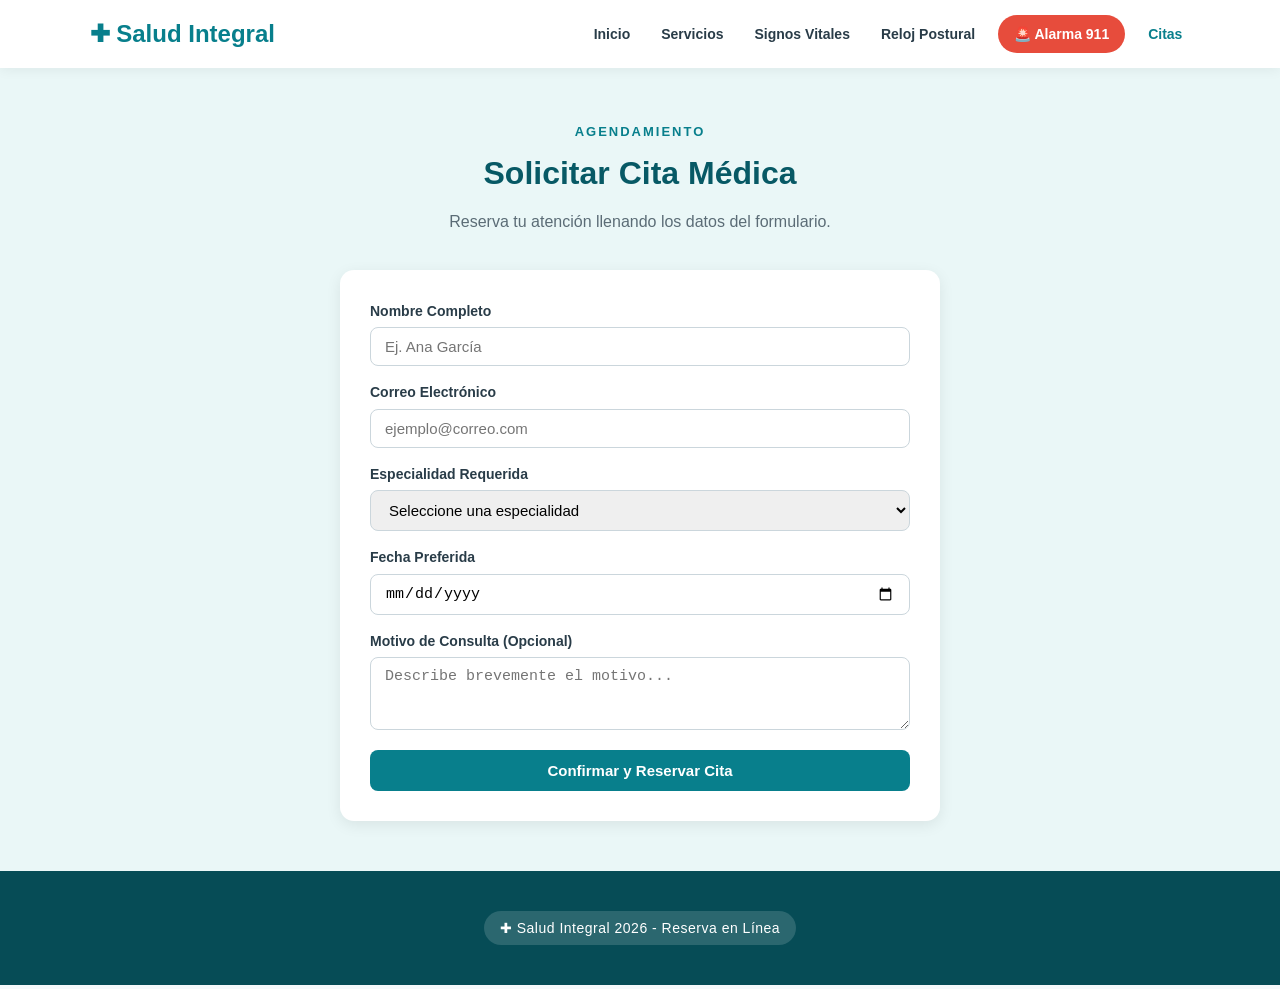
<file: citas.html>
<!DOCTYPE html>
<html lang="es">
<head>
  <meta charset="UTF-8">
  <meta name="viewport" content="width=device-width, initial-scale=1.0">
  <title>Salud Integral | Agendamiento de Citas</title>
  <link rel="stylesheet" href="styles.css">
</head>
<body>

<header>
  <a href="index.html" class="logo">✚ Salud Integral</a>
  <nav>
    <a href="index.html">Inicio</a>
    <a href="servicios.html">Servicios</a>
    <a href="vitales.html">Signos Vitales</a>
    <a href="rotacion.html">Reloj Postural</a>
    <a href="emergencias.html" class="btn-alerta-nav">🚨 Alarma 911</a>
    <a href="citas.html" class="activo">Citas</a>
  </nav>
</header>

<main>
  <section class="fondo-claro">
    <div class="encabezado">
      <span class="etiqueta">Agendamiento</span>
      <h2>Solicitar Cita Médica</h2>
      <p>Reserva tu atención llenando los datos del formulario.</p>
    </div>

    <div class="herramienta-box" style="max-width: 600px;">
      <form id="form-cita" onsubmit="procesarCita(event)">
        <div class="campo-input" style="margin-bottom: 15px;">
          <label for="nombre">Nombre Completo</label>
          <input type="text" id="nombre" required placeholder="Ej. Ana García">
        </div>

        <div class="campo-input" style="margin-bottom: 15px;">
          <label for="correo">Correo Electrónico</label>
          <input type="email" id="correo" required placeholder="ejemplo@correo.com">
        </div>

        <div class="campo-input" style="margin-bottom: 15px;">
          <label for="especialidad">Especialidad Requerida</label>
          <select id="especialidad" required>
            <option value="">Seleccione una especialidad</option>
            <option value="medicina-general">Medicina General</option>
            <option value="enfermeria">Enfermería</option>
            <option value="odontologia">Odontología</option>
            <option value="laboratorio">Laboratorio Clínico</option>
          </select>
        </div>

        <div class="campo-input" style="margin-bottom: 15px;">
          <label for="fecha">Fecha Preferida</label>
          <input type="date" id="fecha" required>
        </div>

        <div class="campo-input" style="margin-bottom: 20px;">
          <label for="motivo">Motivo de Consulta (Opcional)</label>
          <textarea id="motivo" rows="3" placeholder="Describe brevemente el motivo..."></textarea>
        </div>

        <button type="submit" class="boton" style="width: 100%;">Confirmar y Reservar Cita</button>
      </form>

      <div id="mensaje-cita" class="mensaje-confirmacion">
        ✔ ¡Cita registrada con éxito! Nos pondremos en contacto para confirmar la hora.
      </div>
    </div>
  </section>
</main>

<footer>
  <div class="autor-badge">✚ Salud Integral 2026 - Reserva en Línea</div>
</footer>

<script src="script.js"></script>
</body>
</html>
</file>
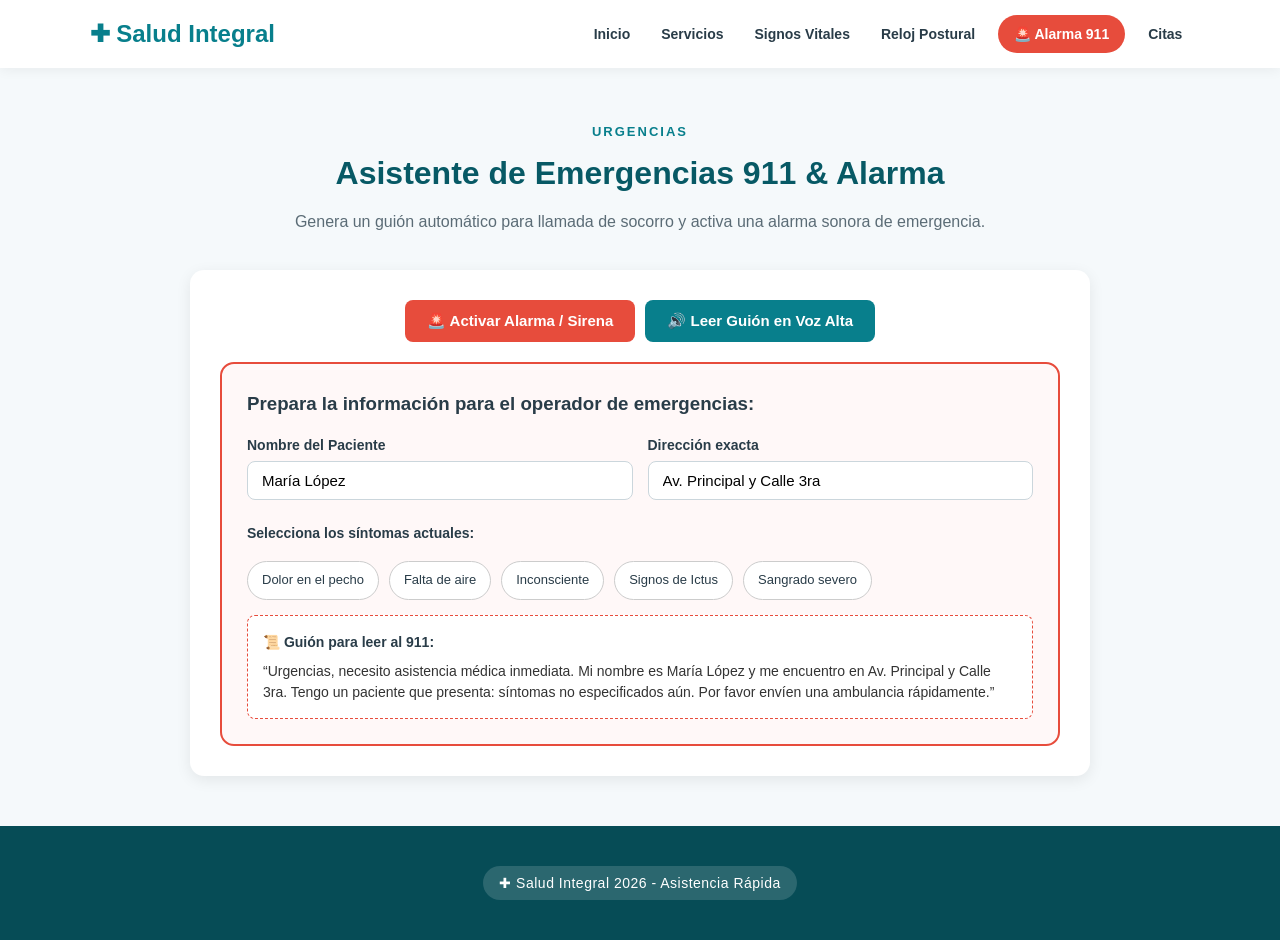
<file: emergencias.html>
<!DOCTYPE html>
<html lang="es">
<head>
  <meta charset="UTF-8">
  <meta name="viewport" content="width=device-width, initial-scale=1.0">
  <title>Salud Integral | Centro de Emergencias 911</title>
  <link rel="stylesheet" href="styles.css">
</head>
<body>

<header>
  <a href="index.html" class="logo">✚ Salud Integral</a>
  <nav>
    <a href="index.html">Inicio</a>
    <a href="servicios.html">Servicios</a>
    <a href="vitales.html">Signos Vitales</a>
    <a href="rotacion.html">Reloj Postural</a>
    <a href="emergencias.html" class="btn-alerta-nav activo">🚨 Alarma 911</a>
    <a href="citas.html">Citas</a>
  </nav>
</header>

<main>
  <section>
    <div class="encabezado">
      <span class="etiqueta">Urgencias</span>
      <h2>Asistente de Emergencias 911 & Alarma</h2>
      <p>Genera un guión automático para llamada de socorro y activa una alarma sonora de emergencia.</p>
    </div>

    <div class="herramienta-box">
      <div style="display:flex; gap:10px; justify-content: center; flex-wrap: wrap;">
        <button id="btn-sirena" class="boton boton-alerta" onclick="conmutarSirena()">
          🚨 Activar Alarma / Sirena
        </button>
        <button class="boton" onclick="reproducirVozGuion()">
          🔊 Leer Guión en Voz Alta
        </button>
      </div>

      <div class="panel-emergencia">
        <h3>Prepara la información para el operador de emergencias:</h3>
        
        <div class="inputs-grid" style="margin-top:15px;">
          <div class="campo-input">
            <label>Nombre del Paciente</label>
            <input type="text" id="em-nombre" value="María López" oninput="actualizarGuion()">
          </div>
          <div class="campo-input">
            <label>Dirección exacta</label>
            <input type="text" id="em-direccion" value="Av. Principal y Calle 3ra" oninput="actualizarGuion()">
          </div>
        </div>

        <label style="font-weight:bold; font-size:14px;">Selecciona los síntomas actuales:</label>
        <div class="sintomas-grid">
          <div class="chip-sintoma" onclick="toggleSintoma(this, 'Dolor fuerte en el pecho')">Dolor en el pecho</div>
          <div class="chip-sintoma" onclick="toggleSintoma(this, 'Dificultad severa para respirar')">Falta de aire</div>
          <div class="chip-sintoma" onclick="toggleSintoma(this, 'Pérdida del conocimiento o desmayo')">Inconsciente</div>
          <div class="chip-sintoma" onclick="toggleSintoma(this, 'Parálisis facial o debilidad en brazo')">Signos de Ictus</div>
          <div class="chip-sintoma" onclick="toggleSintoma(this, 'Sangrado abundante sin parar')">Sangrado severo</div>
        </div>

        <div class="guion-caja">
          <strong>📜 Guión para leer al 911:</strong>
          <p id="texto-guion" style="margin-top: 8px; color: #333; line-height: 1.5;"></p>
        </div>
      </div>
    </div>
  </section>
</main>

<footer>
  <div class="autor-badge">✚ Salud Integral 2026 - Asistencia Rápida</div>
</footer>

<script src="script.js"></script>
</body>
</html>
</file>
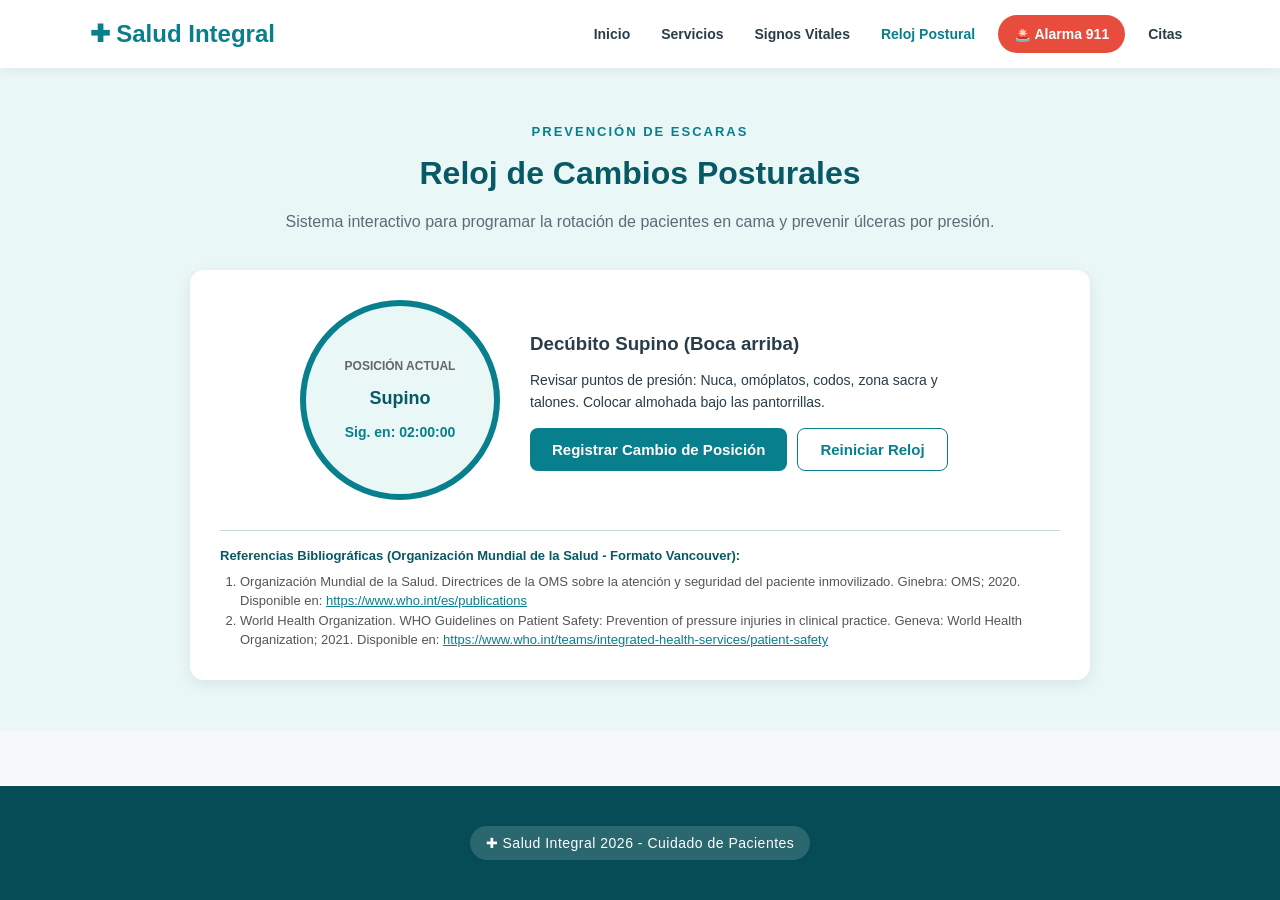
<file: rotacion.html>
<!DOCTYPE html>
<html lang="es">
<head>
  <meta charset="UTF-8">
  <meta name="viewport" content="width=device-width, initial-scale=1.0">
  <title>Salud Integral | Reloj Postural</title>
  <link rel="stylesheet" href="styles.css">
</head>
<body>

<header>
  <a href="index.html" class="logo">✚ Salud Integral</a>
  <nav>
    <a href="index.html">Inicio</a>
    <a href="servicios.html">Servicios</a>
    <a href="vitales.html">Signos Vitales</a>
    <a href="rotacion.html" class="activo">Reloj Postural</a>
    <a href="emergencias.html" class="btn-alerta-nav">🚨 Alarma 911</a>
    <a href="citas.html">Citas</a>
  </nav>
</header>

<main>
  <section class="fondo-claro">
    <div class="encabezado">
      <span class="etiqueta">Prevención de Escaras</span>
      <h2>Reloj de Cambios Posturales</h2>
      <p>Sistema interactivo para programar la rotación de pacientes en cama y prevenir úlceras por presión.</p>
    </div>

    <div class="herramienta-box">
      <div class="reloj-rotacion">
        <div class="visor-posicion">
          <span style="font-size:12px; color:#666;">POSICIÓN ACTUAL</span>
          <span id="posicion-actual-texto" style="font-size: 18px; color: var(--oscuro); margin: 8px 0;">Boca arriba</span>
          <span id="temporizador-reloj" style="font-size: 14px; color: var(--principal);">Sig. en: 02:00:00</span>
        </div>

        <div style="text-align: left; max-width: 450px;">
          <h3 id="titulo-posicion">Decúbito Supino (Boca arriba)</h3>
          <p id="desc-posicion" style="margin: 10px 0; font-size: 14px;">
            Revisar puntos de presión: Nuca, omóplatos, codos, zona sacra y talones. Colocar almohada bajo las pantorrillas [1].
          </p>
          <div style="display:flex; gap: 10px; margin-top: 15px; flex-wrap: wrap;">
            <button class="boton" onclick="siguientePosicion()">Registrar Cambio de Posición</button>
            <button class="boton boton-secundario" onclick="reiniciarTemporizador()">Reiniciar Reloj</button>
          </div>
        </div>
      </div>

      <!-- Referencias OMS en Formato Vancouver con Enlaces -->
      <div style="margin-top: 30px; padding-top: 15px; border-top: 1px solid #cbd6dc; font-size: 13px; color: #555;">
        <strong style="display: block; margin-bottom: 5px; color: var(--oscuro);">Referencias Bibliográficas (Organización Mundial de la Salud - Formato Vancouver):</strong>
        <ol style="padding-left: 20px; line-height: 1.5;">
          <li>Organización Mundial de la Salud. Directrices de la OMS sobre la atención y seguridad del paciente inmovilizado. Ginebra: OMS; 2020. Disponible en: <a href="https://www.who.int/es/publications" target="_blank">https://www.who.int/es/publications</a></li>
          <li>World Health Organization. WHO Guidelines on Patient Safety: Prevention of pressure injuries in clinical practice. Geneva: World Health Organization; 2021. Disponible en: <a href="https://www.who.int/teams/integrated-health-services/patient-safety" target="_blank">https://www.who.int/teams/integrated-health-services/patient-safety</a></li>
        </ol>
      </div>
    </div>
  </section>
</main>

<footer>
  <div class="autor-badge">✚ Salud Integral 2026 - Cuidado de Pacientes</div>
</footer>

<script src="script.js"></script>
</body>
</html>
</file>
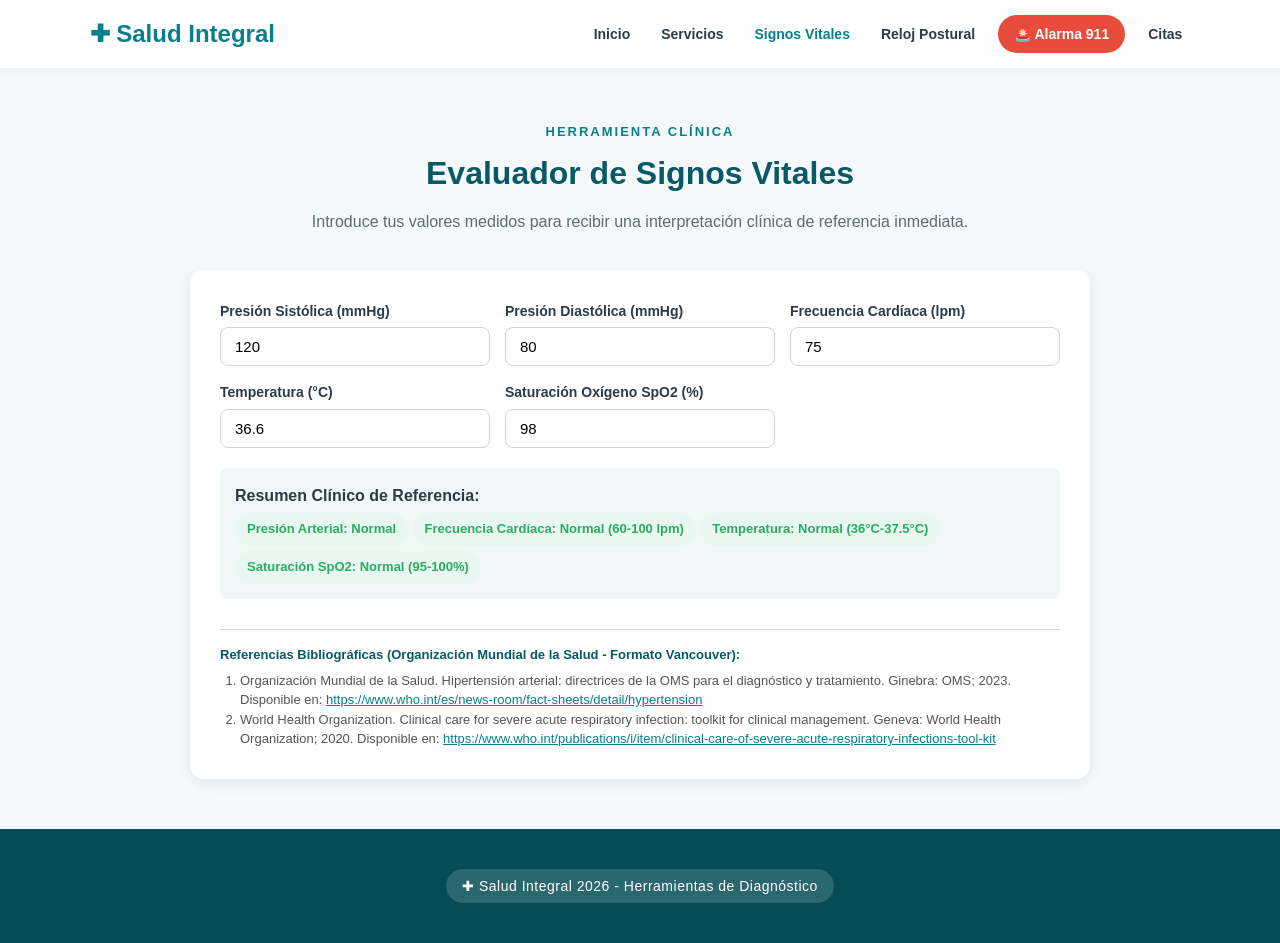
<file: vitales.html>
<!DOCTYPE html>
<html lang="es">
<head>
  <meta charset="UTF-8">
  <meta name="viewport" content="width=device-width, initial-scale=1.0">
  <title>Salud Integral | Evaluador de Signos Vitales</title>
  <link rel="stylesheet" href="styles.css">
</head>
<body>

<header>
  <a href="index.html" class="logo">✚ Salud Integral</a>
  <nav>
    <a href="index.html">Inicio</a>
    <a href="servicios.html">Servicios</a>
    <a href="vitales.html" class="activo">Signos Vitales</a>
    <a href="rotacion.html">Reloj Postural</a>
    <a href="emergencias.html" class="btn-alerta-nav">🚨 Alarma 911</a>
    <a href="citas.html">Citas</a>
  </nav>
</header>

<main>
  <section>
    <div class="encabezado">
      <span class="etiqueta">Herramienta Clínica</span>
      <h2>Evaluador de Signos Vitales</h2>
      <p>Introduce tus valores medidos para recibir una interpretación clínica de referencia inmediata.</p>
    </div>

    <div class="herramienta-box">
      <div class="inputs-grid">
        <div class="campo-input">
          <label>Presión Sistólica (mmHg)</label>
          <input type="number" id="sistolica" value="120" oninput="evaluarSignos()">
        </div>
        <div class="campo-input">
          <label>Presión Diastólica (mmHg)</label>
          <input type="number" id="diastolica" value="80" oninput="evaluarSignos()">
        </div>
        <div class="campo-input">
          <label>Frecuencia Cardíaca (lpm)</label>
          <input type="number" id="pulso" value="75" oninput="evaluarSignos()">
        </div>
        <div class="campo-input">
          <label>Temperatura (°C)</label>
          <input type="number" step="0.1" id="temp" value="36.6" oninput="evaluarSignos()">
        </div>
        <div class="campo-input">
          <label>Saturación Oxígeno SpO2 (%)</label>
          <input type="number" id="oxigeno" value="98" oninput="evaluarSignos()">
        </div>
      </div>

      <div id="resultado-vitales" style="margin-top: 15px; padding: 15px; border-radius: 8px; background: #f0f7f7;">
        <!-- Resultado dinámico -->
      </div>

      <!-- Referencias OMS en Formato Vancouver con Enlaces -->
      <div style="margin-top: 30px; padding-top: 15px; border-top: 1px solid #cbd6dc; font-size: 13px; color: #555;">
        <strong style="display: block; margin-bottom: 5px; color: var(--oscuro);">Referencias Bibliográficas (Organización Mundial de la Salud - Formato Vancouver):</strong>
        <ol style="padding-left: 20px; line-height: 1.5;">
          <li>Organización Mundial de la Salud. Hipertensión arterial: directrices de la OMS para el diagnóstico y tratamiento. Ginebra: OMS; 2023. Disponible en: <a href="https://www.who.int/es/news-room/fact-sheets/detail/hypertension" target="_blank">https://www.who.int/es/news-room/fact-sheets/detail/hypertension</a></li>
          <li>World Health Organization. Clinical care for severe acute respiratory infection: toolkit for clinical management. Geneva: World Health Organization; 2020. Disponible en: <a href="https://www.who.int/publications/i/item/clinical-care-of-severe-acute-respiratory-infections-tool-kit" target="_blank">https://www.who.int/publications/i/item/clinical-care-of-severe-acute-respiratory-infections-tool-kit</a></li>
        </ol>
      </div>
    </div>
  </section>
</main>

<footer>
  <div class="autor-badge">✚ Salud Integral 2026 - Herramientas de Diagnóstico</div>
</footer>

<script src="script.js"></script>
</body>
</html>
</file>
<file: styles.css>
:root {
  --principal: #087f8c;
  --oscuro: #075965;
  --claro: #eaf7f7;
  --texto: #293c48;
  --blanco: #ffffff;
  --alerta: #e74c3c;
  --alerta-hover: #c0392b;
  --exito: #27ae60;
  --advertencia: #f39c12;
  --sombra: 0 4px 15px rgba(0, 0, 0, 0.08);
}

* {
  margin: 0;
  padding: 0;
  box-sizing: border-box;
}

html {
  scroll-behavior: smooth;
}

body {
  font-family: Arial, Helvetica, sans-serif;
  background: #f5f9fb;
  color: var(--texto);
  line-height: 1.6;
  display: flex;
  flex-direction: column;
  min-height: 100vh;
}

main {
  flex: 1;
}

a {
  color: var(--principal);
}

img {
  display: block;
  width: 100%;
  height: auto;
  object-fit: cover;
}

/* HEADER & NAVEGACIÓN */
header {
  background: var(--blanco);
  padding: 15px 7%;
  display: flex;
  justify-content: space-between;
  align-items: center;
  gap: 20px;
  flex-wrap: wrap;
  box-shadow: 0 2px 12px rgba(0, 0, 0, 0.06);
  position: sticky;
  top: 0;
  z-index: 100;
}

.logo {
  color: var(--principal);
  font-size: 24px;
  font-weight: bold;
  text-decoration: none;
  display: flex;
  align-items: center;
  gap: 8px;
}

nav {
  display: flex;
  flex-wrap: wrap;
  gap: 15px;
  align-items: center;
}

nav a {
  text-decoration: none;
  font-size: 14px;
  font-weight: bold;
  color: var(--texto);
  transition: color 0.2s;
  padding: 5px 8px;
  border-radius: 4px;
}

nav a:hover, nav a.activo {
  color: var(--principal);
}

.btn-alerta-nav {
  background: var(--alerta);
  color: white !important;
  padding: 8px 16px !important;
  border-radius: 20px;
  animation: pulso 2s infinite;
}

@keyframes pulso {
  0% { box-shadow: 0 0 0 0 rgba(231, 76, 60, 0.4); }
  70% { box-shadow: 0 0 0 10px rgba(231, 76, 60, 0); }
  100% { box-shadow: 0 0 0 0 rgba(231, 76, 60, 0); }
}

/* PORTADA Y HERO */
.portada {
  min-height: 480px;
  display: flex;
  align-items: center;
  padding: 60px 8%;
  background: linear-gradient(90deg, #e7f7f6 0%, rgba(231, 247, 246, 0.9) 50%, rgba(231, 247, 246, 0.2) 100%),
              url("https://images.unsplash.com/photo-1576091160399-112ba8d25d1d?auto=format&fit=crop&w=1800&q=85") center/cover no-repeat;
}

.portada-contenido { max-width: 650px; }

.etiqueta {
  color: var(--principal);
  font-weight: bold;
  text-transform: uppercase;
  letter-spacing: 2px;
  font-size: 13px;
  display: inline-block;
  margin-bottom: 5px;
}

h1 {
  color: var(--oscuro);
  font-size: clamp(32px, 5vw, 48px);
  line-height: 1.2;
  margin: 15px 0;
}

.botones {
  display: flex;
  flex-wrap: wrap;
  gap: 12px;
  margin-top: 25px;
}

.boton {
  display: inline-flex;
  align-items: center;
  justify-content: center;
  gap: 8px;
  padding: 12px 22px;
  border: 0;
  border-radius: 8px;
  background: var(--principal);
  color: white;
  text-decoration: none;
  font-weight: bold;
  cursor: pointer;
  font-size: 15px;
  transition: background 0.2s, transform 0.1s;
}

.boton:hover { background: var(--oscuro); transform: translateY(-2px); }

.boton-alerta { background: var(--alerta); }
.boton-alerta:hover { background: var(--alerta-hover); }

.boton-secundario {
  background: white;
  color: var(--principal);
  border: 1px solid var(--principal);
}
.boton-secundario:hover { background: var(--claro); }

/* SECCIONES GENERALES */
section {
  padding: 50px 8%;
}

.encabezado {
  text-align: center;
  max-width: 750px;
  margin: 0 auto 35px;
}

.encabezado h2 {
  color: var(--oscuro);
  font-size: 32px;
  margin-bottom: 10px;
}

.encabezado p { color: #5b6c76; }

.fondo-claro { background: var(--claro); }

/* TARJETAS INTERACTIVAS */
.grid-tarjetas {
  display: grid;
  grid-template-columns: repeat(auto-fit, minmax(280px, 1fr));
  gap: 25px;
}

.tarjeta-interactiva {
  background: white;
  border-radius: 14px;
  overflow: hidden;
  box-shadow: var(--sombra);
  transition: transform 0.2s, box-shadow 0.2s;
  cursor: pointer;
  border: 1px solid #e1ebef;
  display: flex;
  flex-direction: column;
}

.tarjeta-interactiva:hover {
  transform: translateY(-5px);
  box-shadow: 0 8px 25px rgba(0, 0, 0, 0.12);
}

.tarjeta-interactiva img { height: 190px; }

.tarjeta-cuerpo {
  padding: 20px;
  flex-grow: 1;
  display: flex;
  flex-direction: column;
  justify-content: space-between;
}

.tarjeta-cuerpo h3 {
  color: var(--oscuro);
  margin-bottom: 10px;
  font-size: 20px;
}

.tarjeta-cuerpo p {
  font-size: 14px;
  color: #555;
  margin-bottom: 15px;
}

.indicador-clic {
  font-size: 13px;
  font-weight: bold;
  color: var(--principal);
  display: flex;
  align-items: center;
  gap: 5px;
}

/* HERRAMIENTAS Y FORMULARIOS */
.herramienta-box {
  background: white;
  border-radius: 14px;
  padding: 30px;
  box-shadow: var(--sombra);
  max-width: 900px;
  margin: 0 auto;
}

.inputs-grid {
  display: grid;
  grid-template-columns: repeat(auto-fit, minmax(200px, 1fr));
  gap: 15px;
  margin-bottom: 20px;
}

.campo-input {
  display: flex;
  flex-direction: column;
}

.campo-input label {
  font-weight: bold;
  font-size: 14px;
  margin-bottom: 5px;
}

.campo-input input, .campo-input select, textarea {
  padding: 10px 14px;
  border: 1px solid #cbd6dc;
  border-radius: 8px;
  font-size: 15px;
  outline: none;
  width: 100%;
}

.campo-input input:focus, .campo-input select:focus, textarea:focus {
  border-color: var(--principal);
  box-shadow: 0 0 0 3px rgba(8, 127, 140, 0.15);
}

.resultado-badge {
  display: inline-block;
  padding: 6px 12px;
  border-radius: 20px;
  font-weight: bold;
  font-size: 13px;
  margin-top: 5px;
}

.badge-normal { background: #e8f8f0; color: var(--exito); }
.badge-alerta { background: #fde8e8; color: var(--alerta); }
.badge-advertencia { background: #fef5e7; color: var(--advertencia); }

/* RELOJ DE ROTACIÓN */
.reloj-rotacion {
  display: flex;
  flex-wrap: wrap;
  gap: 30px;
  align-items: center;
  justify-content: center;
}

.visor-posicion {
  width: 200px;
  height: 200px;
  border-radius: 50%;
  border: 6px solid var(--principal);
  display: flex;
  flex-direction: column;
  align-items: center;
  justify-content: center;
  background: var(--claro);
  font-weight: bold;
  padding: 15px;
  text-align: center;
}

/* MODALES */
.modal-overlay {
  position: fixed;
  top: 0; left: 0; right: 0; bottom: 0;
  background: rgba(0, 0, 0, 0.6);
  display: flex;
  align-items: center;
  justify-content: center;
  padding: 20px;
  z-index: 1000;
  opacity: 0;
  pointer-events: none;
  transition: opacity 0.3s;
}

.modal-overlay.activo {
  opacity: 1;
  pointer-events: auto;
}

.modal-contenedor {
  background: white;
  border-radius: 16px;
  max-width: 650px;
  width: 100%;
  max-height: 90vh;
  overflow-y: auto;
  padding: 30px;
  position: relative;
  transform: translateY(20px);
  transition: transform 0.3s;
}

.modal-overlay.activo .modal-contenedor {
  transform: translateY(0);
}

.cerrar-modal {
  position: absolute;
  top: 15px;
  right: 15px;
  background: #f0f0f0;
  border: none;
  font-size: 20px;
  width: 35px;
  height: 35px;
  border-radius: 50%;
  cursor: pointer;
  font-weight: bold;
  color: #555;
}

.cerrar-modal:hover { background: #e0e0e0; }

/* EMERGENCIA Y ALARMA */
.panel-emergencia {
  border: 2px solid var(--alerta);
  background: #fff8f8;
  border-radius: 14px;
  padding: 25px;
  margin-top: 20px;
}

.sintomas-grid {
  display: flex;
  flex-wrap: wrap;
  gap: 10px;
  margin: 15px 0;
}

.chip-sintoma {
  background: white;
  border: 1px solid #ccc;
  padding: 8px 14px;
  border-radius: 20px;
  cursor: pointer;
  font-size: 13px;
  user-select: none;
  transition: all 0.2s;
}

.chip-sintoma.seleccionado {
  background: var(--alerta);
  color: white;
  border-color: var(--alerta);
}

.guion-caja {
  background: #fff;
  border: 1px dashed var(--alerta);
  padding: 15px;
  border-radius: 8px;
  font-size: 14px;
  margin-top: 15px;
}

/* MENSAJE DE CONFIRMACION */
.mensaje-confirmacion {
  padding: 15px;
  border-radius: 8px;
  background: #e8f8f0;
  color: var(--exito);
  border: 1px solid var(--exito);
  margin-top: 15px;
  display: none;
}

/* FOOTER */
footer {
  background: #064c56;
  color: white;
  text-align: center;
  padding: 30px 8%;
  margin-top: auto;
}

.autor-badge {
  display: inline-block;
  background: rgba(255, 255, 255, 0.15);
  padding: 6px 16px;
  border-radius: 20px;
  margin: 10px 0;
  font-size: 14px;
  letter-spacing: 0.5px;
}

@media (max-width: 768px) {
  header { justify-content: center; text-align: center; }
  nav { justify-content: center; }
  .portada { padding: 40px 5%; }
  section { padding: 40px 5%; }
}
</file>
